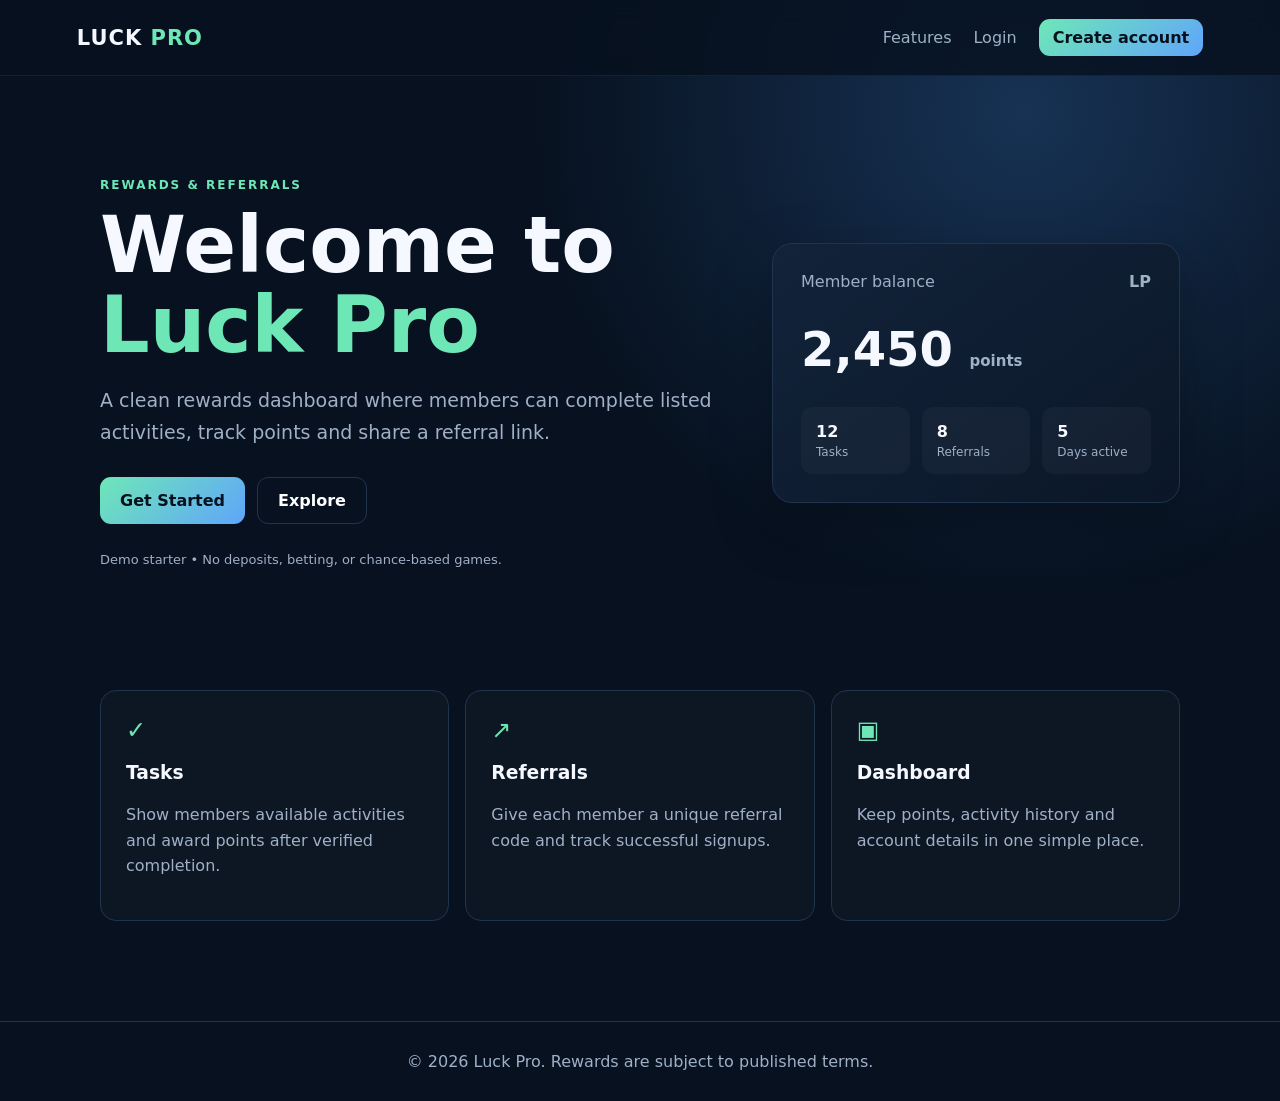
<file: index.html>
<!doctype html>
<html lang="en">
<head>
  <meta charset="utf-8">
  <meta name="viewport" content="width=device-width, initial-scale=1">
  <title>Luck Pro — Rewards Hub</title>
  <link rel="stylesheet" href="styles.css">
</head>
<body>
  <header class="topbar">
    <div class="brand">LUCK <span>PRO</span></div>
    <nav>
      <a href="#features">Features</a>
      <a href="auth.html">Login</a>
      <a class="btn small" href="auth.html?mode=signup">Create account</a>
    </nav>
  </header>

  <main>
    <section class="hero">
      <div class="hero-copy">
        <p class="eyebrow">REWARDS & REFERRALS</p>
        <h1>Welcome to <span>Luck Pro</span></h1>
        <p class="lead">A clean rewards dashboard where members can complete listed activities, track points and share a referral link.</p>
        <div class="actions">
          <a class="btn" href="auth.html?mode=signup">Get Started</a>
          <a class="btn ghost" href="#features">Explore</a>
        </div>
        <p class="note">Demo starter • No deposits, betting, or chance-based games.</p>
      </div>
      <div class="hero-card">
        <div class="card-head"><span>Member balance</span><b>LP</b></div>
        <div class="balance">2,450 <small>points</small></div>
        <div class="mini-grid">
          <div><strong>12</strong><span>Tasks</span></div>
          <div><strong>8</strong><span>Referrals</span></div>
          <div><strong>5</strong><span>Days active</span></div>
        </div>
      </div>
    </section>

    <section id="features" class="features">
      <article><div class="icon">✓</div><h3>Tasks</h3><p>Show members available activities and award points after verified completion.</p></article>
      <article><div class="icon">↗</div><h3>Referrals</h3><p>Give each member a unique referral code and track successful signups.</p></article>
      <article><div class="icon">▣</div><h3>Dashboard</h3><p>Keep points, activity history and account details in one simple place.</p></article>
    </section>
  </main>

  <footer>© 2026 Luck Pro. Rewards are subject to published terms.</footer>
</body>
</html>
</file>
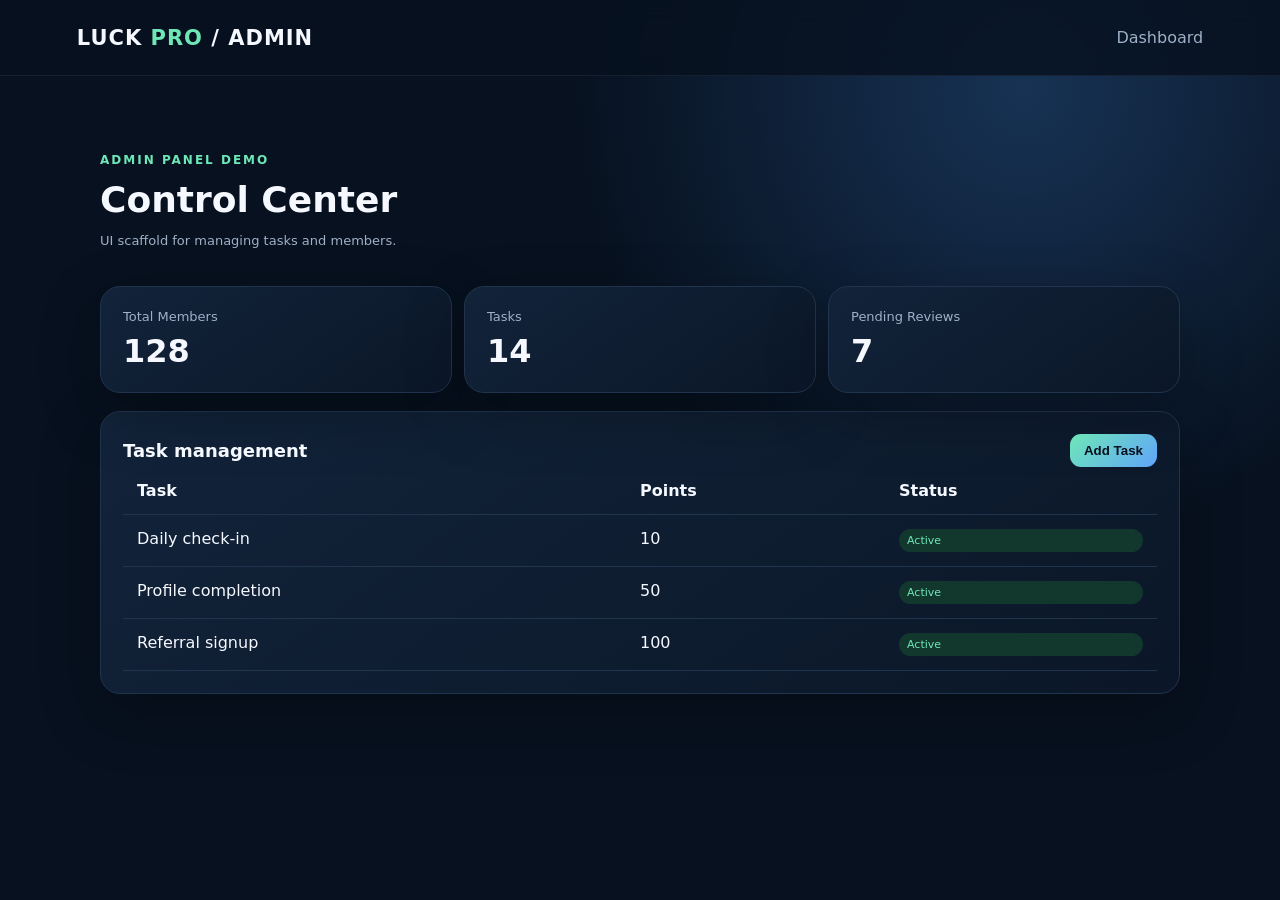
<file: admin.html>
<!doctype html>
<html lang="en">
<head>
  <meta charset="utf-8">
  <meta name="viewport" content="width=device-width, initial-scale=1">
  <title>Luck Pro — Admin Demo</title>
  <link rel="stylesheet" href="styles.css">
</head>
<body>
  <header class="topbar"><div class="brand">LUCK <span>PRO</span> / ADMIN</div><nav><a href="dashboard.html">Dashboard</a></nav></header>
  <main class="dashboard">
    <div class="welcome"><div><p class="eyebrow">ADMIN PANEL DEMO</p><h1>Control Center</h1><p class="muted">UI scaffold for managing tasks and members.</p></div></div>
    <section class="stats">
      <div class="stat"><span>Total Members</span><strong>128</strong></div>
      <div class="stat"><span>Tasks</span><strong>14</strong></div>
      <div class="stat"><span>Pending Reviews</span><strong>7</strong></div>
    </section>
    <section class="panel">
      <div class="panel-head"><h2>Task management</h2><button class="btn small" onclick="alert('Connect this button to your backend/API.')">Add Task</button></div>
      <div class="table"><div><b>Task</b><b>Points</b><b>Status</b></div><div><span>Daily check-in</span><span>10</span><span class="pill">Active</span></div><div><span>Profile completion</span><span>50</span><span class="pill">Active</span></div><div><span>Referral signup</span><span>100</span><span class="pill">Active</span></div></div>
    </section>
  </main>
</body>
</html>
</file>
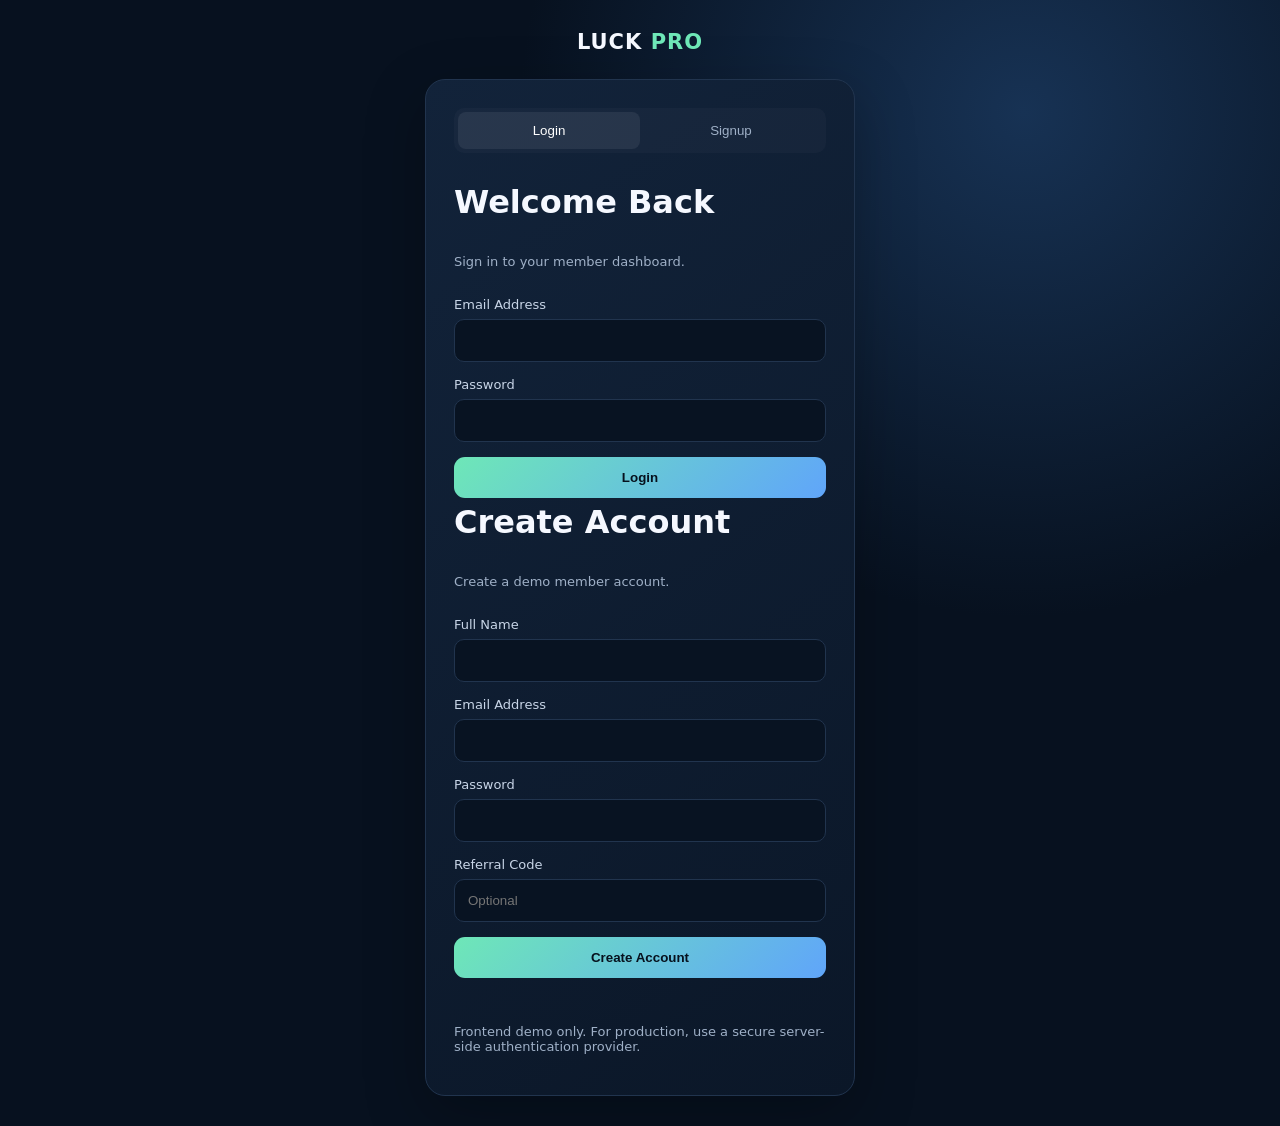
<file: auth.html>
<!doctype html>
<html lang="en">
<head>
  <meta charset="utf-8">
  <meta name="viewport" content="width=device-width, initial-scale=1">
  <title>Luck Pro — Account</title>
  <link rel="stylesheet" href="styles.css">
</head>
<body class="auth-page">
  <div class="auth-wrap">
    <a class="brand center" href="index.html">LUCK <span>PRO</span></a>
    <div class="auth-card">
      <div class="tabs">
        <button id="loginTab" class="active">Login</button>
        <button id="signupTab">Signup</button>
      </div>

      <form id="loginForm">
        <h1>Welcome Back</h1>
        <p class="muted">Sign in to your member dashboard.</p>
        <label>Email Address<input id="loginEmail" type="email" required></label>
        <label>Password<input id="loginPassword" type="password" required minlength="6"></label>
        <button class="btn full" type="submit">Login</button>
      </form>

      <form id="signupForm" hidden>
        <h1>Create Account</h1>
        <p class="muted">Create a demo member account.</p>
        <label>Full Name<input id="name" required></label>
        <label>Email Address<input id="email" type="email" required></label>
        <label>Password<input id="password" type="password" required minlength="6"></label>
        <label>Referral Code<input id="ref" placeholder="Optional"></label>
        <button class="btn full" type="submit">Create Account</button>
      </form>
      <p id="message" class="message"></p>
      <p class="note">Frontend demo only. For production, use a secure server-side authentication provider.</p>
    </div>
  </div>
  <script src="app.js"></script>
</body>
</html>
</file>
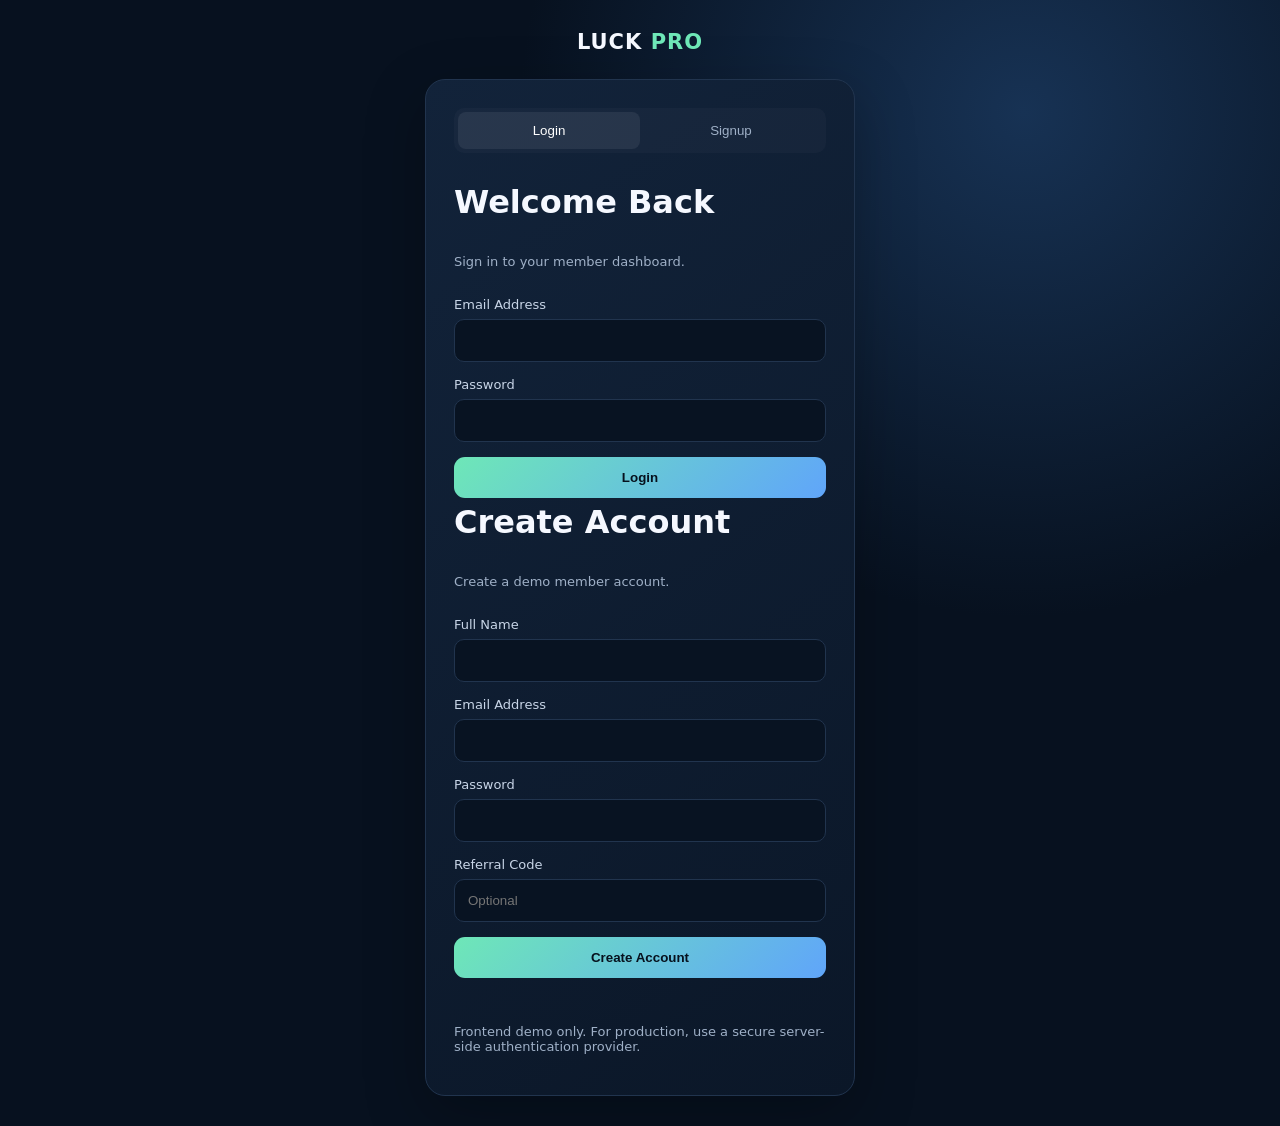
<file: dashboard.html>
<!doctype html>
<html lang="en">
<head>
  <meta charset="utf-8">
  <meta name="viewport" content="width=device-width, initial-scale=1">
  <title>Luck Pro — Dashboard</title>
  <link rel="stylesheet" href="styles.css">
</head>
<body>
  <header class="topbar">
    <div class="brand">LUCK <span>PRO</span></div>
    <nav><a href="index.html">Home</a><button id="logout" class="link-btn">Logout</button></nav>
  </header>

  <main class="dashboard">
    <div class="welcome">
      <div><p class="eyebrow">MEMBER DASHBOARD</p><h1>Hi, <span id="userName">Member</span> 👋</h1><p class="muted">Track your points, tasks and referrals.</p></div>
      <div class="avatar" id="avatar">M</div>
    </div>

    <section class="stats">
      <div class="stat"><span>Points</span><strong id="points">0</strong></div>
      <div class="stat"><span>Referrals</span><strong id="referrals">0</strong></div>
      <div class="stat"><span>Completed Tasks</span><strong id="tasks">0</strong></div>
    </section>

    <section class="panel">
      <div class="panel-head"><div><h2>Your referral link</h2><p class="muted">Share this link with friends who choose to join.</p></div><button id="copyRef" class="btn small">Copy</button></div>
      <div class="refbox" id="refLink"></div>
    </section>

    <section class="two-col">
      <div class="panel">
        <div class="panel-head"><h2>Available tasks</h2></div>
        <div id="taskList" class="task-list"></div>
      </div>
      <div class="panel">
        <div class="panel-head"><h2>Recent activity</h2></div>
        <div id="activity" class="activity"></div>
      </div>
    </section>
  </main>
  <script src="dashboard.js"></script>
</body>
</html>
</file>
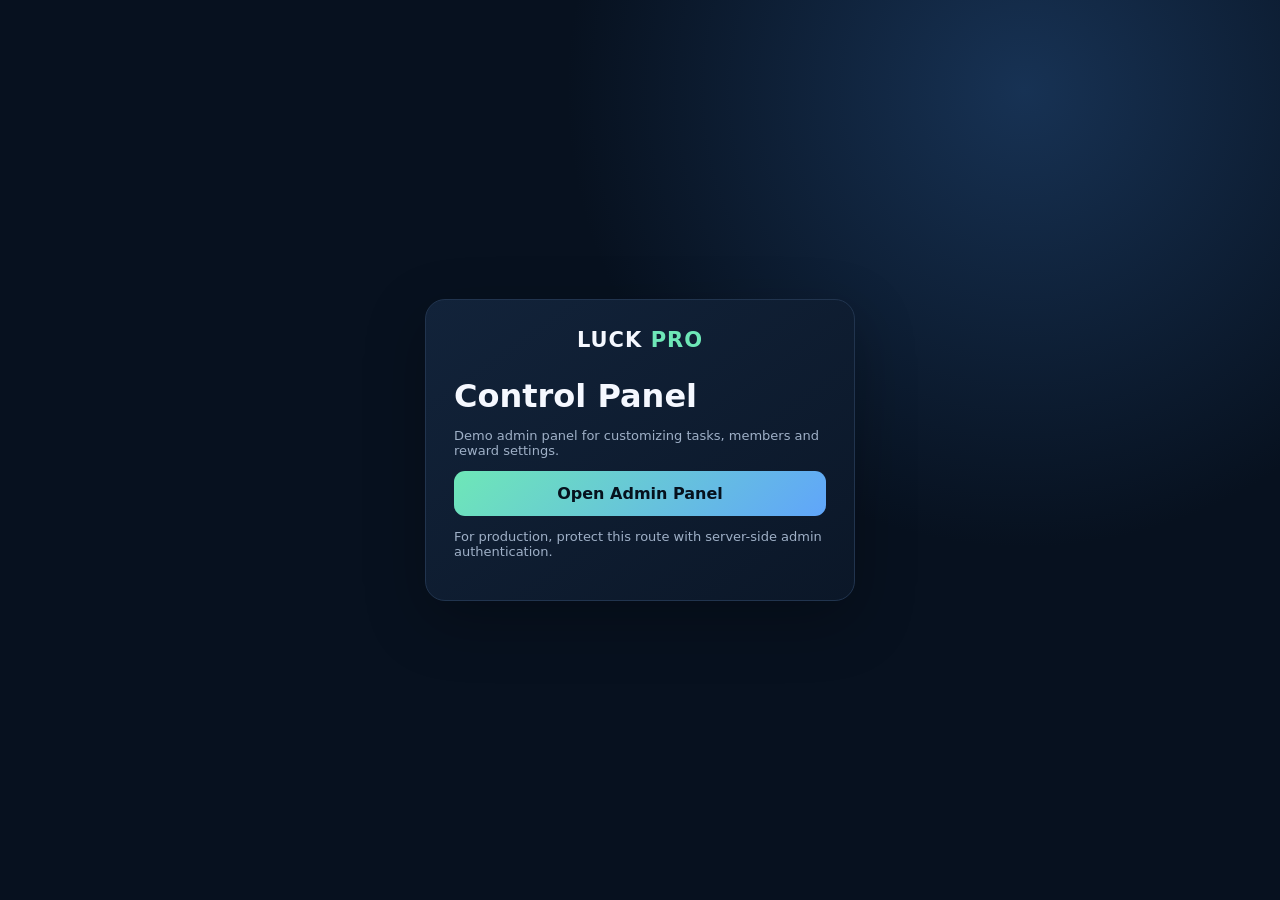
<file: panel.html>
<!doctype html>
<html lang="en">
<head>
<meta charset="utf-8">
<meta name="viewport" content="width=device-width,initial-scale=1">
<title>Luck Pro — Control Panel</title>
<link rel="stylesheet" href="styles.css">
</head>
<body class="auth-page">
<div class="auth-wrap">
  <div class="auth-card">
    <div class="brand center">LUCK <span>PRO</span></div>
    <h1>Control Panel</h1>
    <p class="muted">Demo admin panel for customizing tasks, members and reward settings.</p>
    <a class="btn full" href="admin.html">Open Admin Panel</a>
    <p class="note">For production, protect this route with server-side admin authentication.</p>
  </div>
</div>
</body>
</html>
</file>
<file: styles.css>
:root{--bg:#07111f;--panel:#0e1b2d;--panel2:#12233a;--text:#f5f8ff;--muted:#9fb0c7;--accent:#6ee7b7;--accent2:#60a5fa;--border:#21344e}*{box-sizing:border-box}body{margin:0;font-family:Inter,system-ui,-apple-system,Segoe UI,sans-serif;background:radial-gradient(circle at 80% 10%,#173254 0,transparent 35%),var(--bg);color:var(--text);min-height:100vh}a{text-decoration:none;color:inherit}.topbar{height:76px;display:flex;align-items:center;justify-content:space-between;padding:0 6%;border-bottom:1px solid #ffffff10;background:#07111fcc;backdrop-filter:blur(12px);position:sticky;top:0;z-index:5}.brand{font-weight:900;letter-spacing:1px;font-size:21px}.brand span,h1 span{color:var(--accent)}nav{display:flex;gap:22px;align-items:center;color:var(--muted)}nav a:hover{color:#fff}.btn{display:inline-flex;align-items:center;justify-content:center;border:0;border-radius:11px;padding:13px 20px;background:linear-gradient(135deg,var(--accent),var(--accent2));color:#06111d;font-weight:800;cursor:pointer}.btn.small{padding:9px 14px}.btn.ghost{background:transparent;color:#fff;border:1px solid var(--border)}.link-btn{background:none;border:0;color:var(--muted);cursor:pointer;font:inherit}.hero{max-width:1120px;margin:70px auto;padding:20px;display:grid;grid-template-columns:1.2fr .8fr;gap:60px;align-items:center}.eyebrow{color:var(--accent);font-size:12px;font-weight:800;letter-spacing:2px}.hero h1{font-size:clamp(42px,7vw,78px);line-height:1.02;margin:14px 0}.lead{font-size:19px;line-height:1.7;color:var(--muted);max-width:650px}.actions{display:flex;gap:12px;margin:28px 0}.note,.muted{color:var(--muted);font-size:13px}.hero-card,.panel,.auth-card,.stat{background:linear-gradient(145deg,#12233a,#0b1728);border:1px solid var(--border);border-radius:20px;box-shadow:0 20px 60px #0004}.hero-card{padding:28px}.card-head,.panel-head,.welcome{display:flex;justify-content:space-between;align-items:center;gap:15px}.card-head{color:var(--muted)}.balance{font-size:48px;font-weight:900;margin:30px 0}.balance small{font-size:15px;color:var(--muted)}.mini-grid,.stats{display:grid;grid-template-columns:repeat(3,1fr);gap:12px}.mini-grid div{background:#ffffff08;padding:15px;border-radius:12px}.mini-grid strong,.mini-grid span{display:block}.mini-grid span{color:var(--muted);font-size:12px;margin-top:4px}.features{max-width:1120px;margin:30px auto 80px;padding:20px;display:grid;grid-template-columns:repeat(3,1fr);gap:16px}.features article{padding:25px;background:#ffffff06;border:1px solid var(--border);border-radius:16px}.features p{color:var(--muted);line-height:1.6}.icon{font-size:24px;color:var(--accent)}footer{text-align:center;color:var(--muted);padding:30px;border-top:1px solid var(--border)}.auth-page{display:grid;place-items:center;padding:30px}.auth-wrap{width:min(430px,100%)}.center{display:block;text-align:center;margin-bottom:25px}.auth-card{padding:28px}.tabs{display:grid;grid-template-columns:1fr 1fr;margin-bottom:25px;background:#ffffff06;border-radius:10px;padding:4px}.tabs button{border:0;background:none;color:var(--muted);padding:11px;border-radius:8px;cursor:pointer}.tabs button.active{background:#ffffff12;color:#fff}.auth-card h1{margin:5px 0}.auth-card form{display:grid;gap:15px}.auth-card label{display:grid;gap:7px;color:#c8d5e7;font-size:13px}.auth-card input{width:100%;padding:13px;border-radius:10px;border:1px solid var(--border);background:#081322;color:#fff;outline:none}.auth-card input:focus{border-color:var(--accent2)}.full{width:100%}.message{min-height:20px;color:var(--accent);font-size:13px}.dashboard{max-width:1120px;margin:45px auto;padding:20px}.welcome{margin-bottom:25px}.welcome h1{margin:5px 0;font-size:36px}.avatar{width:52px;height:52px;border-radius:50%;display:grid;place-items:center;background:linear-gradient(135deg,var(--accent),var(--accent2));color:#06111d;font-weight:900}.stats{margin-bottom:18px}.stat{padding:22px}.stat span{display:block;color:var(--muted);font-size:13px}.stat strong{font-size:32px;margin-top:8px;display:block}.panel{padding:22px;margin-bottom:18px}.panel-head h2{margin:0;font-size:18px}.refbox{margin-top:15px;background:#081322;border:1px dashed #365170;padding:14px;border-radius:10px;color:var(--accent);word-break:break-all}.two-col{display:grid;grid-template-columns:1fr 1fr;gap:18px}.task-list,.activity{display:grid;gap:10px;margin-top:15px}.task{display:flex;justify-content:space-between;align-items:center;padding:14px;background:#ffffff06;border-radius:12px}.task p{margin:0}.task small{color:var(--muted)}.pill{font-size:11px;padding:5px 8px;border-radius:99px;background:#12382e;color:var(--accent)}.activity div{padding:12px 0;border-bottom:1px solid var(--border);font-size:13px}.table>div{display:grid;grid-template-columns:2fr 1fr 1fr;gap:15px;padding:14px;border-bottom:1px solid var(--border)}@media(max-width:800px){.hero,.two-col{grid-template-columns:1fr}.features{grid-template-columns:1fr}.hero{margin-top:35px}.topbar{padding:0 4%}nav a:not(.btn){display:none}.stats{grid-template-columns:1fr}.welcome h1{font-size:28px}}
</file>
